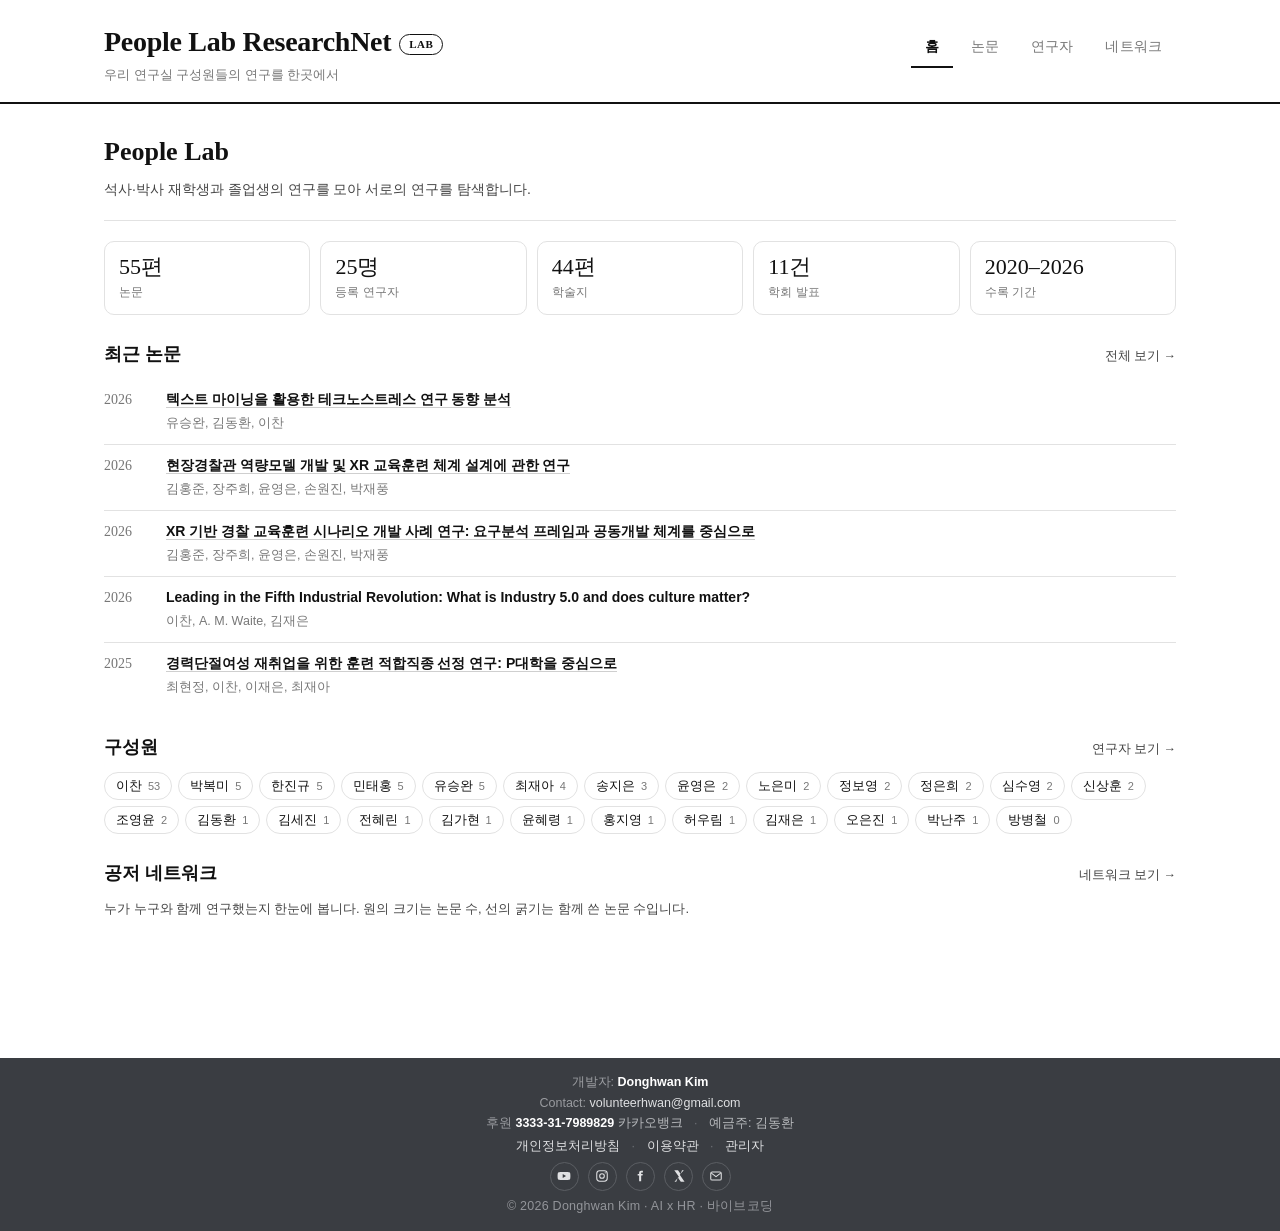
<file: index.html>
<!DOCTYPE html>
<html lang="ko">
<head>
  <meta charset="UTF-8" />
  <meta name="viewport" content="width=device-width, initial-scale=1.0" />
  <title>People Lab ResearchNet</title>
  <link rel="stylesheet" href="styles.css" />
</head>
<body>
  <header class="site">
    <div class="wrap">
      <div class="site-inner">
        <div class="brand">
          <h1><button type="button" id="siteTitle" class="homelink" aria-label="홈으로">People Lab ResearchNet<span class="badge">LAB</span></button></h1>
          <div class="sub" id="siteSub">우리 연구실 구성원들의 연구를 한곳에서</div>
        </div>
        <nav class="tabs">
          <button data-view="home" class="active">홈</button>
          <button data-view="papers">논문</button>
          <button data-view="people">연구자</button>
          <button data-view="network">네트워크</button>
        </nav>
      </div>
    </div>
  </header>

  <div class="wrap">
    <!-- 검색/필터 툴바 (논문/연구자 뷰에서 표시) -->
    <div class="toolbar" id="toolbar">
      <div class="searchrow">
        <div class="search">
          <span class="ic">⌕</span>
          <input id="q" type="text"
                 placeholder="제목 · 저자 · 방법론 · 주제로 검색  (예: 텍스트 마이닝, 리더십, 김지훈)" />
        </div>
        <button class="clearbtn" id="clearBtn">초기화</button>
      </div>

      <div class="filters" id="filters">
        <span class="selectbox">
          <label>학위</label>
          <select id="fDegree">
            <option value="">전체</option>
            <option value="advisor">지도교수</option>
            <option value="PhD">박사</option>
            <option value="MS">석사</option>
            <option value="BS">학사</option>
          </select>
        </span>
        <span class="selectbox">
          <label>구분</label>
          <select id="fStatus">
            <option value="">전체</option>
            <option value="enrolled">재학</option>
            <option value="completed">수료</option>
            <option value="graduated">졸업</option>
          </select>
        </span>
        <span class="selectbox">
          <label>방법론</label>
          <select id="fMethod"><option value="">전체</option></select>
        </span>
        <span class="selectbox">
          <label>주제</label>
          <select id="fTopic"><option value="">전체</option></select>
        </span>
        <span class="selectbox" id="sortBox">
          <label>정렬</label>
          <select id="fSort">
            <option value="year_desc">최신순</option>
            <option value="year_asc">오래된순</option>
            <option value="title">제목순</option>
          </select>
        </span>
        <span class="count" id="count"></span>
      </div>

      <div class="activechips" id="activechips"></div>
    </div>

    <main>
      <!-- 홈 뷰 -->
      <section class="view active" id="view-home">
        <div class="home" id="home"></div>
      </section>

      <!-- 논문 뷰 -->
      <section class="view" id="view-papers">
        <div class="paperlist" id="paperlist"></div>
      </section>

      <!-- 연구자 뷰 -->
      <section class="view" id="view-people">
        <div class="people" id="peoplegrid"></div>
      </section>

      <!-- 네트워크 뷰 -->
      <section class="view" id="view-network">
        <div class="netwrap">
          <p class="net-hint">
            원(●) = 연구자, 선 = 공저 관계(굵을수록 공저 논문이 많음).
            노드를 드래그해 옮기거나 클릭하면 해당 연구자의 논문을 볼 수 있어요.
            위 검색·필터로 특정 방법론/주제 연구자만 강조할 수 있고,
            아래 설정으로 크기·범위·배치를 바꿔 가며 살펴볼 수 있습니다.
          </p>
          <div class="netctl" id="netctl">
            <div class="nc">
              <label for="ncSize">노드 크기 <b id="ncSizeV">1.0×</b></label>
              <input type="range" id="ncSize" min="0.5" max="2.5" step="0.1" value="1" />
            </div>
            <div class="nc">
              <label for="ncMinDeg">최소 논문 수 <b id="ncMinDegV">0편</b></label>
              <input type="range" id="ncMinDeg" min="0" max="10" step="1" value="0" />
            </div>
            <div class="nc">
              <label for="ncMinW">최소 공저 횟수 <b id="ncMinWV">1회</b></label>
              <input type="range" id="ncMinW" min="1" max="10" step="1" value="1" />
            </div>
            <div class="nc">
              <label for="ncDist">연결 거리 <b id="ncDistV">90</b></label>
              <input type="range" id="ncDist" min="50" max="200" step="5" value="90" />
            </div>
            <div class="nc">
              <label for="ncRep">퍼짐 정도 <b id="ncRepV">5200</b></label>
              <input type="range" id="ncRep" min="1500" max="14000" step="100" value="5200" />
            </div>
            <div class="nc checks">
              <label><input type="checkbox" id="ncIsolate" /> 연결 없는 노드 숨기기</label>
              <label><input type="checkbox" id="ncLabels" checked /> 이름 표시</label>
              <button class="btn-mini" id="ncReset">초기화</button>
              <button class="btn-mini" id="ncRelayout">다시 배치</button>
            </div>
            <div class="nc-count" id="ncCount"></div>
          </div>
          <svg id="net"></svg>
          <div class="net-legend">
            <span class="k"><span class="swatch"></span> 지도교수 · 박사</span>
            <span class="k"><span class="swatch ms"></span> 석사 · 학사</span>
            <span class="k">노드 크기 = 논문 수</span>
          </div>
        </div>
      </section>
    </main>
  </div>

  <!-- 상세 패널 -->
  <div class="overlay" id="overlay">
    <div class="panel" id="panel"></div>
  </div>

  <footer class="site">
    <div class="wrap">
      <div class="foot-lead">
        <span class="lbl">개발자:</span> <b>Donghwan Kim</b>
      </div>

      <div class="foot-meta">
        <span><span class="lbl">Contact:</span> <a href="mailto:volunteerhwan@gmail.com">volunteerhwan@gmail.com</a></span>
      </div>

      <div class="foot-support">
        <span class="lbl">후원</span> <b>3333-31-7989829</b> 카카오뱅크 <span class="sep">·</span> 예금주: 김동환
      </div>

      <div class="foot-policy">
        <a href="#">개인정보처리방침</a>
        <span class="sep">·</span>
        <a href="#">이용약관</a>
        <span class="sep">·</span>
        <a href="admin.html" rel="nofollow">관리자</a>
      </div>

      <div class="foot-social" aria-label="소셜 링크">
        <a href="#" aria-label="YouTube" title="YouTube (링크 연결 예정)">
          <svg viewBox="0 0 24 24" width="17" height="17" fill="currentColor"><path d="M23 12s0-3.2-.4-4.7a2.5 2.5 0 0 0-1.8-1.8C19.3 5 12 5 12 5s-7.3 0-8.8.5A2.5 2.5 0 0 0 1.4 7.3C1 8.8 1 12 1 12s0 3.2.4 4.7a2.5 2.5 0 0 0 1.8 1.8C4.7 19 12 19 12 19s7.3 0 8.8-.5a2.5 2.5 0 0 0 1.8-1.8C23 15.2 23 12 23 12zM9.8 15.3V8.7l5.7 3.3-5.7 3.3z"/></svg>
        </a>
        <a href="#" aria-label="Instagram" title="Instagram (링크 연결 예정)">
          <svg viewBox="0 0 24 24" width="17" height="17" fill="none" stroke="currentColor" stroke-width="1.8"><rect x="3" y="3" width="18" height="18" rx="5"/><circle cx="12" cy="12" r="4"/><circle cx="17.5" cy="6.5" r="1.1" fill="currentColor" stroke="none"/></svg>
        </a>
        <a href="#" aria-label="Facebook" title="Facebook (링크 연결 예정)">
          <svg viewBox="0 0 24 24" width="17" height="17" fill="currentColor"><path d="M14 8.5V7c0-.8.5-1 1-1h2V3h-3c-2.2 0-3.5 1.5-3.5 3.8V8.5H8V11h2.5v10H14V11h2.3l.5-2.5H14z"/></svg>
        </a>
        <a href="#" aria-label="X" title="X (링크 연결 예정)">
          <svg viewBox="0 0 24 24" width="15" height="15" fill="currentColor"><path d="M18.9 2H22l-7 8 8.2 12h-6.4l-5-7.3L9 22H6l7.5-8.6L5.6 2H12l4.5 6.6L18.9 2z"/></svg>
        </a>
        <a href="mailto:volunteerhwan@gmail.com" aria-label="Email" title="이메일 보내기">
          <svg viewBox="0 0 24 24" width="17" height="17" fill="none" stroke="currentColor" stroke-width="1.8"><rect x="3" y="5" width="18" height="14" rx="2.5"/><path d="M4 7l8 6 8-6"/></svg>
        </a>
      </div>

      <div class="foot-copy">© 2026 Donghwan Kim · AI x HR · 바이브코딩</div>
    </div>
  </footer>

  <script src="data.js"></script>
  <script src="app.js"></script>
</body>
</html>
</file>
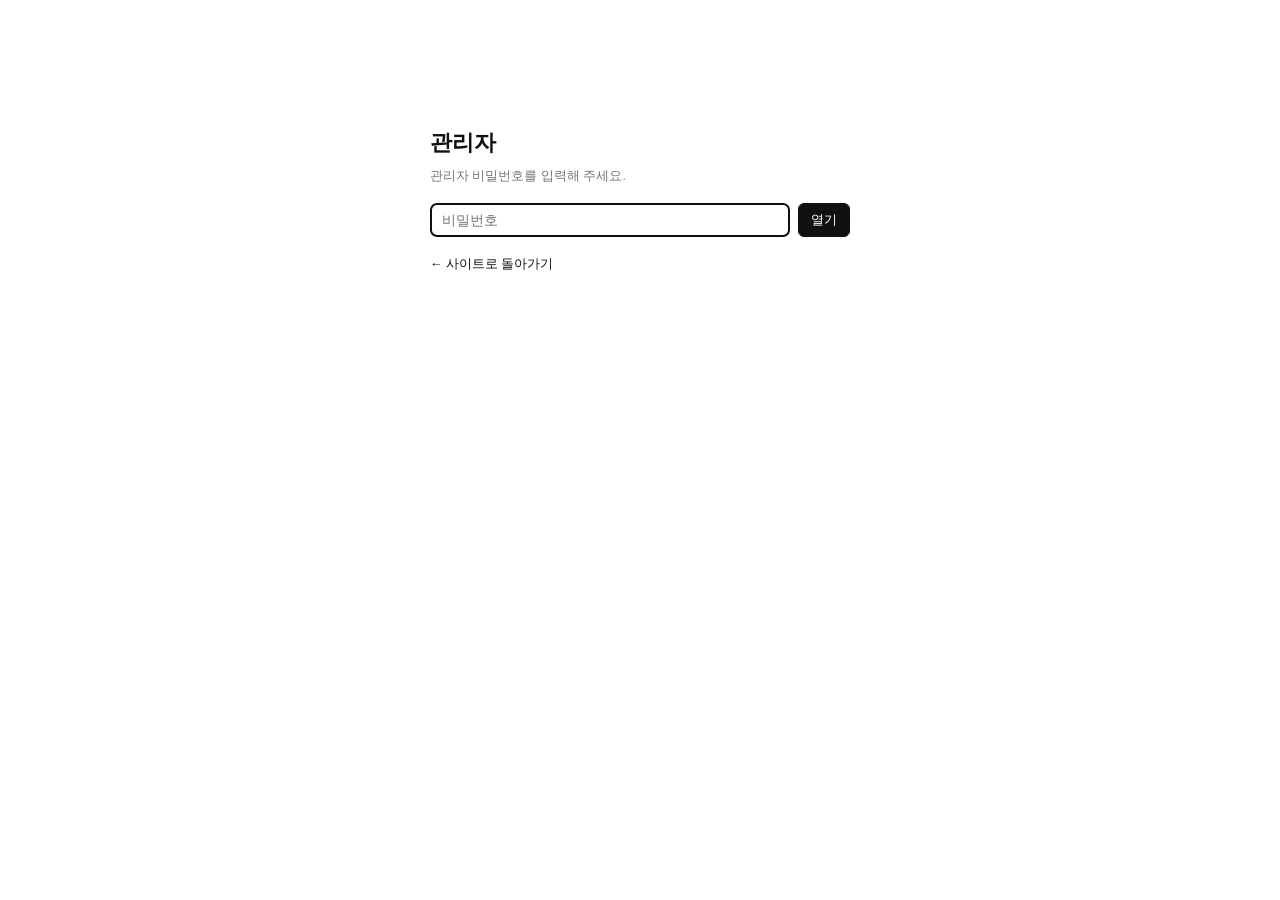
<file: admin.html>
<!DOCTYPE html>
<html lang="ko">
<head>
  <meta charset="UTF-8" />
  <meta name="viewport" content="width=device-width, initial-scale=1.0" />
  <meta name="robots" content="noindex, nofollow" />
  <title>관리자 · People Lab ResearchNet</title>
  <link rel="stylesheet" href="styles.css" />
  <style>
    /* ----------------------- 관리자 페이지 전용 스타일 ----------------------- */
    .adm-head { border-bottom: 1px solid var(--line); padding: 18px 0 14px; margin-bottom: 18px; }
    .adm-head h1 { font-family: var(--serif); font-size: 24px; margin: 0 0 4px; }
    .adm-head .sub { font-size: 13px; color: var(--ink-3); }
    .adm-head .back { font-size: 12.5px; }

    .adm-note {
      border: 1px solid var(--line); border-radius: var(--radius);
      background: var(--paper-2, #fafafa); padding: 12px 14px;
      font-size: 12.5px; color: var(--ink-2); line-height: 1.7; margin-bottom: 18px;
    }
    .adm-note b { color: var(--ink); }

    .adm-bar { display: flex; flex-wrap: wrap; gap: 8px; align-items: center; margin-bottom: 16px; }
    .adm-bar .grow { flex: 1 1 200px; }
    .adm-tabs { display: flex; gap: 6px; }
    .adm-tabs button, .btn {
      font-family: inherit; font-size: 13px; cursor: pointer;
      border: 1px solid var(--ink); background: #fff; color: var(--ink);
      border-radius: 6px; padding: 6px 12px;
    }
    .adm-tabs button.on, .btn.primary { background: var(--ink); color: #fff; }
    .btn.ghost { border-color: var(--line); color: var(--ink-2); }
    .btn.danger { border-color: #b3261e; color: #b3261e; }
    .btn:disabled { opacity: .45; cursor: not-allowed; }
    .adm-bar input[type="search"] {
      width: 100%; font-family: inherit; font-size: 13px; padding: 7px 10px;
      border: 1px solid var(--line); border-radius: 6px; background: #fff; color: var(--ink);
    }

    .adm-count { font-size: 12.5px; color: var(--ink-3); margin-left: auto; }
    .adm-dirty { font-size: 12.5px; color: #b3261e; }

    /* 목록 */
    .rowlist { border: 1px solid var(--line); border-radius: var(--radius); overflow: hidden; }
    .row {
      display: flex; gap: 12px; align-items: flex-start;
      padding: 11px 14px; border-bottom: 1px solid var(--line); background: #fff;
    }
    .row:last-child { border-bottom: 0; }
    .row:hover { background: #fcfcfc; }
    .row .yr { font-family: var(--serif); font-size: 15px; width: 46px; flex-shrink: 0; color: var(--ink-2); }
    .row .main { flex: 1; min-width: 0; }
    .row .t { font-size: 13.5px; font-weight: 600; margin-bottom: 2px; }
    .row .m { font-size: 12px; color: var(--ink-3); }
    .row .acts { display: flex; gap: 6px; flex-shrink: 0; }
    .row .acts .btn { padding: 4px 9px; font-size: 12px; }
    .pill {
      display: inline-block; font-size: 10.5px; border-radius: 4px;
      padding: 0 5px; margin-right: 4px; background: #6e6e6e; color: #fff;
    }
    .pill.journal { background: #3d3d3d; }
    .pill.conference { background: #6e6e6e; }
    .pill.thesis { background: #8a8a8a; }
    .pill.warn { background: #b3261e; }

    /* 편집 폼 */
    .editor {
      border: 1px solid var(--ink); border-radius: var(--radius);
      padding: 16px; margin-bottom: 18px; background: #fff;
    }
    .editor h3 { font-family: var(--serif); font-size: 17px; margin: 0 0 12px; }
    .fgrid { display: grid; grid-template-columns: repeat(2, minmax(0, 1fr)); gap: 10px 14px; }
    .f { display: flex; flex-direction: column; gap: 3px; }
    .f.wide { grid-column: 1 / -1; }
    .f label { font-size: 11.5px; color: var(--ink-3); }
    .f label .req { color: #b3261e; }
    .f input, .f select, .f textarea {
      font-family: inherit; font-size: 13px; padding: 6px 9px;
      border: 1px solid var(--line); border-radius: 6px; background: #fff; color: var(--ink);
    }
    .f textarea { resize: vertical; min-height: 64px; line-height: 1.6; }
    .f .hint { font-size: 11px; color: var(--ink-3); }
    .editor .foot { display: flex; gap: 8px; margin-top: 14px; }
    .editor .foot .sp { margin-left: auto; }

    /* 저자 선택 */
    .chips { display: flex; flex-wrap: wrap; gap: 5px; margin-bottom: 6px; }
    .chip {
      display: inline-flex; align-items: center; gap: 5px;
      font-size: 12px; border: 1px solid var(--ink); border-radius: 999px; padding: 2px 6px 2px 9px;
    }
    .chip.reg { background: var(--ink); color: #fff; }
    .chip.str { background: #fff; color: var(--ink); border-style: dashed; }
    .chip button {
      border: 0; background: none; cursor: pointer; font-size: 13px; line-height: 1;
      color: inherit; padding: 0 2px;
    }
    .addrow { display: flex; gap: 6px; flex-wrap: wrap; }
    .addrow select, .addrow input { font-family: inherit; font-size: 12.5px; padding: 5px 8px;
      border: 1px solid var(--line); border-radius: 6px; background: #fff; color: var(--ink); }

    .err { color: #b3261e; font-size: 12.5px; margin-top: 8px; }
    .ok  { color: #1b6b2f; font-size: 12.5px; margin-top: 8px; }

    dialog.export { border: 1px solid var(--ink); border-radius: var(--radius); padding: 0; max-width: 820px; width: 92vw; }
    dialog.export::backdrop { background: rgba(0,0,0,.35); }
    dialog.export .dhead { padding: 14px 16px; border-bottom: 1px solid var(--line); }
    dialog.export h3 { font-family: var(--serif); font-size: 18px; margin: 0 0 3px; }
    dialog.export .dbody { padding: 14px 16px; }
    dialog.export textarea {
      width: 100%; height: 46vh; font-family: ui-monospace, SFMono-Regular, Menlo, monospace;
      font-size: 11.5px; line-height: 1.5; border: 1px solid var(--line); border-radius: 6px; padding: 10px;
    }
    dialog.export .dfoot { padding: 12px 16px; border-top: 1px solid var(--line); display: flex; gap: 8px; }
    dialog.export .steps { margin-top: 10px; font-size: 12.5px; line-height: 1.9; }
    dialog.export .steps .s { display: block; }
    dialog.export .steps .done { color: #1b6b2f; }
    dialog.export .steps .todo { color: var(--ink); font-weight: 600; }
    dialog.export .steps .skip { color: var(--ink-3); }

    /* ------------------------------ 잠금 화면 ------------------------------ */
    .gate { max-width: 420px; margin: 14vh auto 0; }
    .gate h1 { font-family: var(--serif); font-size: 22px; margin: 0 0 6px; }
    .gate p { font-size: 12.5px; color: var(--ink-3); line-height: 1.7; margin: 0 0 16px; }
    .gate form { display: flex; gap: 8px; }
    .gate input {
      flex: 1; font-family: inherit; font-size: 14px; padding: 8px 11px;
      border: 1px solid var(--line); border-radius: 6px; background: #fff; color: var(--ink);
    }
    .gate .back { font-size: 12.5px; margin-top: 18px; }
    .gate textarea {
      width: 100%; height: 92px; margin-top: 10px; font-size: 11.5px; padding: 9px;
      font-family: ui-monospace, SFMono-Regular, Menlo, monospace;
      border: 1px solid var(--line); border-radius: 6px;
    }

    @media (max-width: 680px) {
      .fgrid { grid-template-columns: 1fr; }
      .row { flex-wrap: wrap; }
    }
  </style>
</head>
<body>
  <!-- 잠금 화면: 해제 전에는 본문(#app)이 표시되지 않습니다 -->
  <div class="wrap" id="gate" hidden>
    <div class="gate">
      <h1>관리자</h1>
      <p id="gateMsg">비밀번호를 입력해 주세요.</p>
      <form id="gateForm">
        <input type="password" id="pw" autocomplete="current-password" placeholder="비밀번호" />
        <button class="btn primary" type="submit">열기</button>
      </form>
      <div id="gateOut"></div>
      <div class="back"><a href="index.html">← 사이트로 돌아가기</a></div>
    </div>
  </div>

  <div class="wrap" id="app" hidden>
    <div class="adm-head">
      <h1>관리자</h1>
      <div class="sub">People Lab ResearchNet · 논문과 연구자를 편집하고 <b>data.js</b>를 내려받습니다</div>
      <div class="back"><a href="index.html">← 사이트로 돌아가기</a>
        <button class="btn ghost" id="btnLock" style="margin-left:8px;padding:2px 8px;font-size:12px">잠그기</button>
      </div>
    </div>

    <div class="adm-note">
      편집을 마치면 <b>구글시트 반영 및 data.js 내보내기</b> 한 번만 누르시면 됩니다.
      ① 편집 내용이 Google Sheets에 기록되고, 이어서 ② <code>data.js</code> 파일이 만들어집니다.
      내려받은 파일로 프로젝트 폴더의 <code>data.js</code>를 교체하고 커밋·푸시하면 Vercel이 자동 배포합니다.
      <br />공개 사이트는 이 서버를 거치지 않고 커밋된 <code>data.js</code>를 그대로 읽으므로, Google 쪽 상태와 무관하게 동작합니다.
    </div>

    <div class="adm-bar">
      <div class="adm-tabs">
        <button data-tab="papers" class="on">논문</button>
        <button data-tab="authors">연구자</button>
      </div>
      <div class="grow"><input type="search" id="q" placeholder="제목 · 저자 · 게재지로 검색" /></div>
      <button class="btn primary" id="btnNew">+ 새로 추가</button>
      <button class="btn" id="btnPublish">구글시트 반영 및 data.js 내보내기</button>
      <button class="btn ghost" id="btnReset">편집 취소</button>
    </div>
    <div class="adm-bar" style="margin-top:-8px">
      <span id="dirtyNote" class="adm-dirty" hidden>이 브라우저에 저장되지 않은 편집이 있습니다. <b>구글시트 반영 및 data.js 내보내기</b>를 눌러 주세요.</span>
      <span class="adm-count" id="count"></span>
    </div>

    <div id="editorHost"></div>
    <div class="rowlist" id="list"></div>
  </div>

  <dialog class="export" id="dlg">
    <div class="dhead">
      <h3>구글시트 반영 및 data.js 내보내기</h3>
      <div class="steps" id="steps"></div>
      <div class="sub" style="font-size:12.5px;color:var(--ink-3);margin-top:8px">
        내려받은 파일로 프로젝트의 <code>data.js</code>를 덮어쓰고 커밋하면 공개 사이트에 반영됩니다.
        파일 상단 주석과 하단 메모는 그대로 보존됩니다.
      </div>
    </div>
    <div class="dbody"><textarea id="out" spellcheck="false"></textarea></div>
    <div class="dfoot">
      <button class="btn primary" id="btnDownload">파일 내려받기</button>
      <button class="btn" id="btnCopy">클립보드 복사</button>
      <span id="dlgMsg" style="align-self:center;font-size:12.5px"></span>
      <button class="btn ghost" id="btnClose" style="margin-left:auto">닫기</button>
    </div>
  </dialog>


  <!-- ================= 로그인 (Google Apps Script 서버 검증) =================
       비밀번호는 이 파일에도 저장소에도 없습니다. Apps Script 의 스크립트 속성
       ADMIN_KEY 와 서버에서 대조합니다. 설치 방법은 Admin.gs 주석 참고.

       한계: 이 페이지 자체는 정적 파일이라 소스를 고치면 화면은 열 수 있습니다.
       다만 비밀번호가 저장소에 없으므로 유출·대입 위험이 없고, 서버에 기록하는
       기능을 나중에 붙이면 그 부분은 비밀번호 없이는 동작하지 않습니다.
  ========================================================================= -->
  <script>
  (function () {
    "use strict";
    // Apps Script 웹앱 배포 주소 (/exec 로 끝납니다)
    var ADMIN_ENDPOINT = "https://script.google.com/macros/s/AKfycbw9YYDUZ291niupmK5FTDcPEvTJksbhTOycIWkmSp3cxZZPfpF9_lPgC6vNQn23srDygA/exec";

    var gate = document.getElementById("gate");
    var app  = document.getElementById("app");
    var msg  = document.getElementById("gateMsg");
    var out  = document.getElementById("gateOut");
    var form = document.getElementById("gateForm");
    var pw   = document.getElementById("pw");
    var btn  = form.querySelector("button");

    // 비밀번호는 메모리에만 둡니다. 새로고침하면 다시 입력해야 합니다.
    var state = { key: null };

    function say(html, cls) {
      out.innerHTML = html ? '<div class="' + (cls || "err") + '">' + html + "</div>" : "";
    }

    function api(action, extra) {
      var body = new URLSearchParams(Object.assign({ action: action, key: state.key }, extra || {}));
      return fetch(ADMIN_ENDPOINT, { method: "POST", body: body }).then(function (r) { return r.json(); });
    }
    window.adminApi = api;   // 나중에 서버 기능을 붙일 때 씁니다

    function showApp() {
      gate.hidden = true;
      app.hidden = false;
    }
    function logout() {
      state.key = null;
      app.hidden = true;
      gate.hidden = false;
      pw.value = "";
      pw.focus();
    }
    window.adminLogout = logout;

    gate.hidden = false;

    if (!ADMIN_ENDPOINT) {
      msg.innerHTML = "관리자 인증 서버가 아직 연결되지 않았습니다.";
      say("<code>Admin.gs</code> 를 Apps Script 에 배포한 뒤, 받은 <code>/exec</code> 주소를 " +
          "<code>admin.html</code> 의 <code>ADMIN_ENDPOINT</code> 에 넣어 주세요. " +
          "설치 순서는 <code>Admin.gs</code> 상단 주석에 있습니다.", "err");
      form.hidden = true;
      return;
    }

    msg.textContent = "관리자 비밀번호를 입력해 주세요.";
    pw.focus();

    form.addEventListener("submit", function (ev) {
      ev.preventDefault();
      var v = pw.value.trim();
      if (!v) { say("비밀번호를 입력해 주세요."); return; }
      btn.disabled = true;
      say("확인하는 중…", "ok");
      state.key = v;
      api("load").then(function (res) {
        btn.disabled = false;
        if (!res || !res.ok) {
          state.key = null;
          say((res && res.error) || "확인하지 못했습니다.");
          pw.select();
          return;
        }
        pw.value = "";
        if (res.empty) { offerSeed(); return; }
        say("");
        window.adminBoot(res);
        showApp();
      }).catch(function (err) {
        btn.disabled = false;
        state.key = null;
        say("서버에 연결하지 못했습니다: " + err.message);
      });
    });

    // 시트가 비어 있을 때: 지금 공개 중인 data.js 를 시트로 옮길지 물어봅니다.
    function offerSeed() {
      msg.textContent = "시트가 비어 있습니다.";
      form.hidden = true;
      say('지금 공개 중인 <code>data.js</code>의 연구자·논문을 시트로 옮길 수 있습니다. ' +
          '<br /><button class="btn primary" id="btnSeed" style="margin-top:10px">현재 data.js 가져오기</button>', "ok");
      document.getElementById("btnSeed").addEventListener("click", function () {
        var b = document.getElementById("btnSeed");
        b.disabled = true; b.textContent = "가져오는 중…";
        window.adminSeed().then(function (res) {
          if (!res || !res.ok) throw new Error((res && res.error) || "저장하지 못했습니다.");
          return api("load");
        }).then(function (res) {
          say("");
          form.hidden = false;
          window.adminBoot(res);
          showApp();
        }).catch(function (err) {
          b.disabled = false; b.textContent = "현재 data.js 가져오기";
          say("가져오지 못했습니다: " + err.message);
        });
      });
    }

    document.getElementById("btnLock").addEventListener("click", logout);
  })();
  </script>

  <script>
  (function () {
    "use strict";
    var KEY = "researchnet_admin_draft_v1";
    var DEGREES = { advisor: "지도교수", PhD: "박사", MS: "석사", BS: "학사" };
    var STATUS  = { enrolled: "재학", completed: "수료", graduated: "졸업" };
    var TYPES   = { journal: "학술지", conference: "학회", thesis: "학위논문" };

    var $ = function (s) { return document.querySelector(s); };
    var clone = function (o) { return JSON.parse(JSON.stringify(o)); };
    var esc = function (s) {
      return String(s == null ? "" : s).replace(/[&<>"]/g, function (c) {
        return { "&": "&amp;", "<": "&lt;", ">": "&gt;", '"': "&quot;" }[c];
      });
    };

    // ---------------------------------------------------------------- 상태
    // 데이터는 로그인 후 서버(Apps Script)에서 받습니다. 여기서는 비어 있습니다.
    var base = { authors: [], papers: [] };      // 마지막으로 시트와 맞춘 상태
    var data = { authors: [], papers: [] };

    var tab = "papers";
    var editing = null;      // 편집 중인 객체(사본). null이면 폼 닫힘
    var isNew = false;

    function dirty() { return JSON.stringify(base) !== JSON.stringify(data); }
    // 시트와 어긋난 상태인지 상단에 바로 알려 줍니다.
    function refreshDirty() {
      var el = $("#dirtyNote");
      if (el) el.hidden = !dirty();
    }
    function persist() {
      try { localStorage.setItem(KEY, JSON.stringify(data)); } catch (e) {}
      refreshDirty();
    }

    // 등록 연구자 id → 이름
    function authorName(id) {
      var a = data.authors.filter(function (x) { return x.id === id; })[0];
      return a ? a.name : null;
    }
    // authorIds 한 항목을 표시 문자열로
    function labelOf(entry) { return authorName(entry) || entry; }

    function nextId(prefix, pool) {
      var n = 1, id;
      do { id = prefix + String(n).padStart(2, "0"); n++; } while (pool.indexOf(id) >= 0);
      return id;
    }

    // ------------------------------------------------------------- 목록 렌더
    function matches(o, q) {
      if (!q) return true;
      q = q.toLowerCase();
      var hay = tab === "papers"
        ? [o.title, o.titleEn, o.venue, o.publisher, o.year,
           (o.authorIds || []).map(labelOf).join(" "),
           (o.methods || []).join(" "), (o.topics || []).join(" ")].join(" ")
        : [o.name, o.nameEn, o.id, DEGREES[o.degree], STATUS[o.status]].join(" ");
      return hay.toLowerCase().indexOf(q) >= 0;
    }

    function renderList() {
      var q = $("#q").value.trim();
      var items = (tab === "papers" ? data.papers : data.authors).filter(function (o) { return matches(o, q); });
      if (tab === "papers") items = items.slice().sort(function (a, b) { return (b.year || 0) - (a.year || 0); });

      $("#count").textContent = tab === "papers"
        ? "논문 " + items.length + " / " + data.papers.length + "편"
        : "연구자 " + items.length + " / " + data.authors.length + "명";

      if (!items.length) {
        $("#list").innerHTML = '<div class="row"><div class="main"><div class="m">해당하는 항목이 없습니다.</div></div></div>';
        return;
      }

      $("#list").innerHTML = items.map(function (o) {
        if (tab === "papers") {
          var auth = (o.authorIds || []).map(function (e) {
            var reg = authorName(e);
            return reg ? "<b>" + esc(reg) + "</b>" : esc(e);
          }).join(", ");
          var warn = !o.title || !(o.authorIds || []).length
            ? '<span class="pill warn">확인필요</span>' : "";
          return '<div class="row" data-id="' + esc(o.id) + '">' +
            '<div class="yr">' + esc(o.year || "–") + "</div>" +
            '<div class="main">' +
              '<div class="t">' + warn +
                '<span class="pill ' + esc(o.type) + '">' + esc(TYPES[o.type] || o.type) + "</span>" +
                esc(o.title) + "</div>" +
              '<div class="m">' + auth + (o.venue ? " · " + esc(o.venue) : "") + "</div>" +
            "</div>" +
            '<div class="acts">' +
              '<button class="btn" data-act="edit">편집</button>' +
              '<button class="btn danger" data-act="del">삭제</button>' +
            "</div></div>";
        }
        var cnt = data.papers.filter(function (p) { return (p.authorIds || []).indexOf(o.id) >= 0; }).length;
        return '<div class="row" data-id="' + esc(o.id) + '">' +
          '<div class="yr">' + esc(cnt) + "편</div>" +
          '<div class="main">' +
            '<div class="t">' + esc(o.name) +
              (o.nameEn ? ' <span class="m">' + esc(o.nameEn) + "</span>" : "") + "</div>" +
            '<div class="m"><span class="pill">' + esc(DEGREES[o.degree] || o.degree) + "</span>" +
              (o.status ? esc(STATUS[o.status] || o.status) + " · " : "") +
              "<code>" + esc(o.id) + "</code></div>" +
          "</div>" +
          '<div class="acts">' +
            '<button class="btn" data-act="edit">편집</button>' +
            '<button class="btn danger" data-act="del">삭제</button>' +
          "</div></div>";
      }).join("");
    }

    // ------------------------------------------------------------- 편집 폼
    function field(label, html, wide, hint) {
      return '<div class="f' + (wide ? " wide" : "") + '"><label>' + label + "</label>" + html +
        (hint ? '<div class="hint">' + hint + "</div>" : "") + "</div>";
    }
    function input(name, val, ph) {
      return '<input data-k="' + name + '" value="' + esc(val || "") + '" placeholder="' + esc(ph || "") + '" />';
    }
    function select(name, val, map) {
      return '<select data-k="' + name + '">' + Object.keys(map).map(function (k) {
        return '<option value="' + k + '"' + (k === val ? " selected" : "") + ">" + esc(map[k]) + "</option>";
      }).join("") + "</select>";
    }

    function renderEditor() {
      var host = $("#editorHost");
      if (!editing) { host.innerHTML = ""; return; }

      if (tab === "papers") {
        var o = editing;
        var chips = (o.authorIds || []).map(function (e, i) {
          var reg = authorName(e);
          return '<span class="chip ' + (reg ? "reg" : "str") + '">' + esc(reg || e) +
            '<button data-rm="' + i + '" title="제거">×</button></span>';
        }).join("");
        var opts = data.authors.map(function (a) {
          return '<option value="' + esc(a.id) + '">' + esc(a.name) + "</option>";
        }).join("");

        host.innerHTML = '<div class="editor"><h3>' + (isNew ? "새 논문" : "논문 편집") + "</h3>" +
          '<div class="fgrid">' +
            field('제목 <span class="req">*</span>', input("title", o.title), true) +
            field("영문 제목", input("titleEn", o.titleEn), true) +
            field('저자 <span class="req">*</span>',
              '<div class="chips" id="chips">' + (chips || '<span class="hint">아직 없습니다</span>') + "</div>" +
              '<div class="addrow">' +
                '<select id="addReg"><option value="">— 등록 연구자 추가 —</option>' + opts + "</select>" +
                '<input id="addStr" placeholder="미등록자 이름 입력 후 Enter" />' +
              "</div>", true,
              "순서대로 표시됩니다. 등록 연구자는 링크·네트워크 노드가 생기고, 미등록자는 이름만 표시됩니다.") +
            field("게재지 · 권(호) · 쪽", input("venue", o.venue, "예: 휴먼웨어연구, 9(1), 33-63"), true) +
            field("발행기관", input("publisher", o.publisher)) +
            field('연도 <span class="req">*</span>', '<input data-k="year" type="number" value="' + esc(o.year || "") + '" />') +
            field("구분", select("type", o.type, TYPES)) +
            field("DOI · URL", input("doi", o.doi, "https://doi.org/…"), false, "입력하면 제목이 링크가 됩니다") +
            field("방법론 태그", input("methods", (o.methods || []).join(", "), "쉼표로 구분")) +
            field("주제 태그", input("topics", (o.topics || []).join(", "), "쉼표로 구분")) +
            field("초록 · 한줄요약", '<textarea data-k="abstract">' + esc(o.abstract || "") + "</textarea>", true) +
          "</div>" +
          '<div class="foot">' +
            '<button class="btn primary" id="btnSave">저장</button>' +
            '<button class="btn ghost" id="btnCancel">취소</button>' +
          '</div><div id="formMsg"></div></div>';
      } else {
        var a = editing;
        host.innerHTML = '<div class="editor"><h3>' + (isNew ? "새 연구자" : "연구자 편집") + "</h3>" +
          '<div class="fgrid">' +
            field('이름 <span class="req">*</span>', input("name", a.name)) +
            field("영문 이름", input("nameEn", a.nameEn)) +
            field('식별자 <span class="req">*</span>', input("id", a.id, "예: kim_dh"), false,
              "논문의 저자 연결에 쓰입니다. 규칙: &lt;성&gt;_&lt;이름 이니셜&gt;") +
            field("학위", select("degree", a.degree, DEGREES)) +
            field("상태", '<select data-k="status"><option value="">— 없음(지도교수) —</option>' +
              Object.keys(STATUS).map(function (k) {
                return '<option value="' + k + '"' + (k === a.status ? " selected" : "") + ">" + esc(STATUS[k]) + "</option>";
              }).join("") + "</select>") +
          "</div>" +
          '<div class="foot">' +
            '<button class="btn primary" id="btnSave">저장</button>' +
            '<button class="btn ghost" id="btnCancel">취소</button>' +
          '</div><div id="formMsg"></div></div>';
      }
      host.scrollIntoView({ behavior: "smooth", block: "nearest" });
    }

    // 폼 → editing 객체로 값 수집
    function collect() {
      var host = $("#editorHost");
      host.querySelectorAll("[data-k]").forEach(function (el) {
        var k = el.getAttribute("data-k"), v = el.value;
        if (k === "year") editing[k] = v ? Number(v) : "";
        else if (k === "methods" || k === "topics") {
          editing[k] = v.split(",").map(function (x) { return x.trim(); }).filter(Boolean);
        } else editing[k] = v.trim();
      });
    }

    function validate() {
      if (tab === "papers") {
        if (!editing.title) return "제목을 입력해 주세요.";
        if (!(editing.authorIds || []).length) return "저자를 한 명 이상 추가해 주세요.";
        if (!editing.year) return "연도를 입력해 주세요.";
      } else {
        if (!editing.name) return "이름을 입력해 주세요.";
        if (!editing.id) return "식별자를 입력해 주세요.";
        if (!/^[a-z][a-z0-9_]*$/.test(editing.id)) return "식별자는 영문 소문자·숫자·밑줄만 쓸 수 있습니다.";
        // 편집 중인 본인은 중복이 아닙니다. orig 는 편집 전 id (새 항목이면 undefined)
        var orig = editing.__orig;
        var dup = data.authors.some(function (x) {
          return x.id === editing.id && x.id !== orig;
        });
        if (dup) return "이미 쓰이는 식별자입니다.";
      }
      return null;
    }

    // ------------------------------------------------------------- 이벤트
    document.querySelectorAll(".adm-tabs button").forEach(function (b) {
      b.addEventListener("click", function () {
        document.querySelectorAll(".adm-tabs button").forEach(function (x) { x.classList.remove("on"); });
        b.classList.add("on");
        tab = b.getAttribute("data-tab");
        editing = null; renderEditor(); renderList();
      });
    });

    $("#q").addEventListener("input", renderList);

    $("#btnNew").addEventListener("click", function () {
      isNew = true;
      editing = tab === "papers"
        ? { id: nextId("p", data.papers.map(function (p) { return p.id; })),
            title: "", authorIds: [], extAuthors: [], venue: "", year: new Date().getFullYear(),
            type: "journal", methods: [], topics: [], doi: "", abstract: "" }
        : { id: "", name: "", nameEn: "", degree: "PhD", status: "enrolled" };
      renderEditor();
    });

    $("#list").addEventListener("click", function (ev) {
      var btn = ev.target.closest("button[data-act]");
      if (!btn) return;
      var id = btn.closest(".row").getAttribute("data-id");
      var arr = tab === "papers" ? data.papers : data.authors;
      var idx = arr.findIndex(function (o) { return o.id === id; });
      if (idx < 0) return;

      if (btn.getAttribute("data-act") === "edit") {
        isNew = false;
        editing = clone(arr[idx]);
        editing.__orig = id;
        renderEditor();
        return;
      }
      // 삭제
      var used = tab === "authors"
        ? data.papers.filter(function (p) { return (p.authorIds || []).indexOf(id) >= 0; }).length
        : 0;
      var msg = tab === "papers"
        ? '논문 "' + arr[idx].title + '" 을(를) 삭제할까요?'
        : arr[idx].name + " 연구자를 삭제할까요?" +
          (used ? "\n\n참여 논문 " + used + "편에서는 이름 문자열로 남습니다." : "");
      if (!confirm(msg)) return;

      if (tab === "authors" && used) {
        // 연결을 끊되 이름은 보존
        var nm = arr[idx].name;
        data.papers.forEach(function (p) {
          p.authorIds = (p.authorIds || []).map(function (e) { return e === id ? nm : e; });
        });
      }
      arr.splice(idx, 1);
      editing = null; persist(); renderEditor(); renderList();
    });

    $("#editorHost").addEventListener("click", function (ev) {
      var rm = ev.target.closest("button[data-rm]");
      if (rm) {
        collect();
        editing.authorIds.splice(Number(rm.getAttribute("data-rm")), 1);
        renderEditor(); return;
      }
      if (ev.target.id === "btnCancel") { editing = null; renderEditor(); return; }
      if (ev.target.id === "btnSave") {
        collect();
        var err = validate();
        if (err) { $("#formMsg").innerHTML = '<div class="err">' + esc(err) + "</div>"; return; }

        var arr = tab === "papers" ? data.papers : data.authors;
        var orig = editing.__orig;
        delete editing.__orig;

        if (tab === "authors" && orig && orig !== editing.id) {
          // 식별자가 바뀌면 논문의 참조도 함께 변경
          data.papers.forEach(function (p) {
            p.authorIds = (p.authorIds || []).map(function (e) { return e === orig ? editing.id : e; });
          });
        }
        if (isNew) arr.push(editing);
        else {
          var i = arr.findIndex(function (o) { return o.id === orig; });
          arr[i] = editing;
        }
        editing = null; persist(); renderEditor(); renderList();
      }
    });

    $("#editorHost").addEventListener("change", function (ev) {
      if (ev.target.id === "addReg" && ev.target.value) {
        collect();
        editing.authorIds.push(ev.target.value);
        renderEditor();
      }
    });
    $("#editorHost").addEventListener("keydown", function (ev) {
      if (ev.target.id === "addStr" && ev.key === "Enter") {
        ev.preventDefault();
        var v = ev.target.value.trim();
        if (!v) return;
        collect();
        editing.authorIds.push(v);
        renderEditor();
      }
    });

    $("#btnReset").addEventListener("click", function () {
      if (!dirty()) { alert("배포본과 같습니다. 되돌릴 편집 내용이 없습니다."); return; }
      if (!confirm("편집 내용을 모두 버리고 현재 배포본 상태로 되돌릴까요?")) return;
      data = clone(base);
      try { localStorage.removeItem(KEY); } catch (e) {}
      editing = null; refreshDirty(); renderEditor(); renderList();
    });

    // --------------------------------------------------------- data.js 생성
    var ORDER = ["id", "title", "titleEn", "authorIds", "extAuthors", "venue", "publisher",
                 "year", "type", "methods", "topics", "doi", "abstract"];
    var AORDER = ["id", "name", "nameEn", "degree", "status"];

    function lit(v) { return JSON.stringify(v); }
    function arrLit(a) { return "[" + (a || []).map(lit).join(", ") + "]"; }

    function blockPaper(p) {
      var L = ["    {"];
      ORDER.forEach(function (k) {
        if (!(k in p)) return;
        var v = p[k];
        var keep = (k === "methods" || k === "topics" || k === "extAuthors" || k === "authorIds");
        if (!keep && (v === "" || v == null)) return;
        if (Array.isArray(v)) L.push("      " + k + ": " + arrLit(v) + ",");
        else if (typeof v === "number") L.push("      " + k + ": " + v + ",");
        else L.push("      " + k + ": " + lit(v) + ",");
      });
      L.push("    },");
      return L.join("\n");
    }
    function blockAuthor(a) {
      var L = ["    {"];
      AORDER.forEach(function (k) {
        if (!a[k]) return;
        L.push("      " + k + ": " + lit(a[k]) + ",");
      });
      L.push("    },");
      return L.join("\n");
    }

    function buildFile(tpl) {
      var authors = data.authors.map(blockAuthor).join("\n");
      var papers  = data.papers.map(blockPaper).join("\n");
      var out = tpl.replace(/(\n  authors: \[\n)[\s\S]*?(\n  \],\n)/, function (m, a, b) {
        return a + authors.replace(/,$/, "") + b;
      });
      out = out.replace(/(\n  papers: \[\n)[\s\S]*?(\n  \],\n)/, function (m, a, b) {
        return a + papers.replace(/,$/, "") + b;
      });
      return out;
    }

    // 2단계: 공개 중인 data.js 를 틀로 삼아 새 파일을 만들고 창을 엽니다.
    function openExport(sheetNote) {
      return fetch("data.js", { cache: "no-store" }).then(function (r) { return r.text(); }).then(function (tpl) {
        var text = buildFile(tpl);
        $("#out").value = text;
        // 공개 중인 data.js 를 실제로 해석해 데이터끼리 비교합니다.
        // (주석·들여쓰기 차이에 휘둘리지 않도록 텍스트 비교는 쓰지 않습니다.)
        var same = false;
        try {
          var w = {};
          new Function("window", tpl)(w);
          same = w.LAB_DATA &&
            JSON.stringify({ a: w.LAB_DATA.authors, p: w.LAB_DATA.papers }) ===
            JSON.stringify({ a: data.authors, p: data.papers });
        } catch (e) { /* 해석 실패 시 "다름"으로 둡니다 */ }
        $("#dlgMsg").textContent = same
          ? "지금 공개 중인 내용과 같습니다 — 커밋할 변경이 없습니다."
          : "공개 중인 내용과 다릅니다 — 내려받아 커밋하면 사이트에 반영됩니다.";
        $("#dlgMsg").style.color = same ? "var(--ink-3)" : "#1b6b2f";
        $("#steps").innerHTML =
          '<span class="s ' + (sheetNote.skipped ? "skip" : "done") + '">' +
            (sheetNote.skipped
              ? "1. 구글시트 반영 — 변경이 없어 건너뛰었습니다."
              : "1. 구글시트 반영 완료 — 연구자 " + sheetNote.authors + "명 · 논문 " + sheetNote.papers + "편") +
          "</span>" +
          '<span class="s todo">2. 아래 <b>파일 내려받기</b> → 프로젝트의 data.js 교체 → 커밋</span>';
        $("#dlg").showModal();
      });
    }
    $("#btnClose").addEventListener("click", function () { $("#dlg").close(); });
    $("#btnCopy").addEventListener("click", function () {
      var ta = $("#out");
      navigator.clipboard.writeText(ta.value).then(function () {
        $("#dlgMsg").textContent = "복사했습니다.";
      }).catch(function () {
        ta.select(); $("#dlgMsg").textContent = "복사에 실패했습니다. 직접 선택해 복사해 주세요.";
      });
    });
    $("#btnDownload").addEventListener("click", function () {
      var blob = new Blob([$("#out").value], { type: "text/javascript;charset=utf-8" });
      var a = document.createElement("a");
      a.href = URL.createObjectURL(blob);
      a.download = "data.js";
      a.click();
      setTimeout(function () { URL.revokeObjectURL(a.href); }, 1000);
      $("#dlgMsg").textContent = "내려받았습니다.";
    });

    // 로그인 화면이 서버에서 데이터를 받아 이 함수를 부릅니다.
    window.adminBoot = function (server) {
      base = clone({ authors: server.authors || [], papers: server.papers || [] });
      data = clone(base);
      try {
        var saved = localStorage.getItem(KEY);
        if (saved) {
          var d = JSON.parse(saved);
          if (d && d.authors && d.papers) data = d;
        }
      } catch (e) { /* 로컬 저장소를 못 써도 편집은 가능 */ }
      editing = null;
      refreshDirty();
      renderEditor();
      renderList();
    };

    // 1단계: 편집 내용을 Google Sheets 에 기록합니다. 변경이 없으면 건너뜁니다.
    function saveToSheet() {
      if (!dirty()) return Promise.resolve({ ok: true, skipped: true });
      return window.adminApi("save", {
        payload: JSON.stringify({ authors: data.authors, papers: data.papers })
      }).then(function (res) {
        if (!res || !res.ok) throw new Error((res && res.error) || "알 수 없는 오류");
        base = clone({ authors: data.authors, papers: data.papers });
        try { localStorage.removeItem(KEY); } catch (e) {}
        refreshDirty();
        return res;
      });
    }

    // 통합 버튼: 시트 반영 → 성공하면 내보내기 창
    $("#btnPublish").addEventListener("click", function () {
      var btn = $("#btnPublish");
      var prev = btn.textContent;
      btn.disabled = true;
      btn.textContent = "구글시트에 반영하는 중…";
      saveToSheet()
        .then(function (res) {
          btn.textContent = "data.js 만드는 중…";
          return openExport(res);
        })
        .then(function () { btn.disabled = false; btn.textContent = prev; })
        .catch(function (err) {
          btn.disabled = false; btn.textContent = prev;
          alert("구글시트에 반영하지 못해 중단했습니다.\n\n" + err.message +
                "\n\n편집 내용은 그대로 남아 있습니다. 잠시 후 다시 시도해 주세요.");
        });
    });

    // 저장하지 않은 편집이 있으면 창을 닫기 전에 브라우저가 확인합니다.
    window.addEventListener("beforeunload", function (e) {
      if (!dirty()) return;
      e.preventDefault();
      e.returnValue = "";
    });

    // 시트가 비어 있을 때: 현재 공개 중인 data.js 를 읽어 시트로 옮깁니다.
    window.adminSeed = function () {
      return fetch("data.js", { cache: "no-store" }).then(function (r) { return r.text(); })
        .then(function (txt) {
          var w = {};
          new Function("window", txt)(w);
          if (!w.LAB_DATA) throw new Error("data.js 를 해석하지 못했습니다.");
          return window.adminApi("save", {
            payload: JSON.stringify({ authors: w.LAB_DATA.authors, papers: w.LAB_DATA.papers })
          });
        });
    };
  })();
  </script>
</body>
</html>
</file>
<file: styles.css>
/* =============================================================================
 *  People Lab ResearchNet — 스타일 (흑백 계열)
 * ========================================================================== */

:root {
  --ink:       #111111;   /* 본문 검정 */
  --ink-2:     #444444;   /* 보조 텍스트 */
  --ink-3:     #777777;   /* 흐린 텍스트 */
  --line:      #e2e2e2;   /* 경계선 */
  --line-2:    #cfcfcf;
  --paper:     #ffffff;   /* 배경 흰색 */
  --paper-2:   #f6f6f6;   /* 옅은 회색 배경 */
  --paper-3:   #ececec;
  --accent:    #111111;   /* 강조(검정) */
  --radius:    10px;
  --maxw:      1120px;
  --serif: "Iowan Old Style", "Apple Garamond", "Times New Roman", Georgia, serif;
  --sans: -apple-system, BlinkMacSystemFont, "Segoe UI", "Apple SD Gothic Neo",
          "Noto Sans KR", Roboto, "Malgun Gothic", sans-serif;
}

* { box-sizing: border-box; }

html, body {
  margin: 0;
  padding: 0;
  background: var(--paper);
  color: var(--ink);
  font-family: var(--sans);
  font-size: 15px;
  line-height: 1.55;
  -webkit-font-smoothing: antialiased;
}

a { color: inherit; text-decoration: none; }
a.link { border-bottom: 1px solid var(--line-2); }
a.link:hover { border-bottom-color: var(--ink); }

.wrap { max-width: var(--maxw); margin: 0 auto; padding: 0 24px; }

/* ------------------------------- 헤더 ------------------------------- */
header.site {
  border-bottom: 2px solid var(--ink);
  background: var(--paper);
  position: sticky;
  top: 0;
  z-index: 50;
}
.site-inner {
  display: flex;
  align-items: baseline;
  justify-content: space-between;
  gap: 16px;
  padding: 20px 0 16px;
  flex-wrap: wrap;
}
.brand h1 {
  font-family: var(--serif);
  font-size: 28px;
  letter-spacing: -0.01em;
  margin: 0;
  font-weight: 600;
}
.brand h1 .homelink {
  font: inherit; color: inherit; letter-spacing: inherit;
  background: none; border: 0; padding: 0; margin: 0;
  cursor: pointer; display: inline; text-align: left;
}
.brand h1 .homelink:hover { opacity: .72; }
.brand h1 .homelink:focus-visible { outline: 2px solid var(--ink); outline-offset: 3px; border-radius: 3px; }
.brand .sub {
  color: var(--ink-3);
  font-size: 13px;
  margin-top: 2px;
}
.brand .badge {
  display: inline-block;
  border: 1px solid var(--ink);
  border-radius: 999px;
  font-size: 11px;
  padding: 1px 9px;
  margin-left: 8px;
  vertical-align: middle;
  letter-spacing: 0.04em;
}

/* 탭 네비 */
nav.tabs { display: flex; gap: 4px; }
nav.tabs button {
  font-family: var(--sans);
  font-size: 14px;
  background: none;
  border: none;
  border-bottom: 2px solid transparent;
  padding: 8px 14px 10px;
  color: var(--ink-3);
  cursor: pointer;
  letter-spacing: 0.01em;
}
nav.tabs button:hover { color: var(--ink); }
nav.tabs button.active {
  color: var(--ink);
  border-bottom-color: var(--ink);
  font-weight: 600;
}

/* ------------------------------- 검색/필터 바 ------------------------------- */
.toolbar {
  padding: 20px 0 6px;
}
.searchrow { display: flex; gap: 10px; flex-wrap: wrap; align-items: center; }
.search {
  flex: 1 1 320px;
  display: flex;
  align-items: center;
  gap: 8px;
  border: 1.5px solid var(--ink);
  border-radius: var(--radius);
  padding: 9px 13px;
  background: var(--paper);
}
.search input {
  border: none;
  outline: none;
  font-size: 15px;
  width: 100%;
  font-family: var(--sans);
  background: transparent;
  color: var(--ink);
}
.search .ic { color: var(--ink-3); font-size: 15px; }

.filters {
  display: flex;
  gap: 8px;
  flex-wrap: wrap;
  align-items: center;
  margin-top: 12px;
}
.selectbox {
  display: inline-flex;
  align-items: center;
  gap: 6px;
  border: 1px solid var(--line-2);
  border-radius: var(--radius);
  padding: 6px 10px;
  background: var(--paper);
  font-size: 13px;
  color: var(--ink-2);
}
.selectbox select {
  border: none;
  background: transparent;
  font-size: 13px;
  font-family: var(--sans);
  color: var(--ink);
  outline: none;
  cursor: pointer;
}
.selectbox label { color: var(--ink-3); font-size: 12px; }

.count { color: var(--ink-3); font-size: 13px; margin-left: auto; }

.clearbtn {
  border: 1px solid var(--line-2);
  background: var(--paper);
  border-radius: var(--radius);
  padding: 6px 12px;
  font-size: 13px;
  cursor: pointer;
  color: var(--ink-2);
}
.clearbtn:hover { border-color: var(--ink); color: var(--ink); }

/* 활성 태그 필터 칩 */
.activechips { display: flex; gap: 6px; flex-wrap: wrap; margin-top: 12px; }
.activechips:empty { display: none; }
.chip-active {
  display: inline-flex;
  align-items: center;
  gap: 6px;
  background: var(--ink);
  color: #fff;
  border-radius: 999px;
  padding: 3px 10px;
  font-size: 12px;
  cursor: pointer;
}
.chip-active .x { opacity: 0.7; }

/* ------------------------------- 태그 ------------------------------- */
.tag {
  display: inline-block;
  border: 1px solid var(--line-2);
  border-radius: 999px;
  padding: 2px 9px;
  font-size: 11.5px;
  color: var(--ink-2);
  margin: 2px 4px 2px 0;
  cursor: pointer;
  white-space: nowrap;
  transition: all .12s;
}
.tag:hover { border-color: var(--ink); color: var(--ink); }
.tag.method { background: var(--paper-2); }
.tag.topic  { background: var(--paper); border-style: dashed; }
.tag.on { background: var(--ink); color: #fff; border-color: var(--ink); }

/* ------------------------------- 논문 리스트 ------------------------------- */
main { padding: 22px 0 80px; }

.paperlist { display: flex; flex-direction: column; gap: 0; }
.paper {
  padding: 20px 0;
  border-bottom: 1px solid var(--line);
  display: grid;
  grid-template-columns: 62px 1fr;
  gap: 18px;
}
.paper .yearcol {
  font-family: var(--serif);
  font-size: 22px;
  color: var(--ink);
  line-height: 1;
  padding-top: 2px;
}
.paper .yearcol .type {
  display: block;
  font-family: var(--sans);
  font-size: 10px;
  letter-spacing: 0.06em;
  color: var(--ink-3);
  margin-top: 6px;
  text-transform: uppercase;
}
.paper h3 {
  font-family: var(--serif);
  font-size: 18px;
  margin: 0 0 6px;
  font-weight: 600;
  line-height: 1.35;
}
.paper h3 a:hover { border-bottom: 1px solid var(--ink); }
.paper .authors { font-size: 13.5px; color: var(--ink-2); margin-bottom: 3px; }
.paper .authors .me { color: var(--ink); font-weight: 600; cursor: pointer; border-bottom: 1px dotted var(--line-2); }
.paper .authors .me:hover { border-bottom-color: var(--ink); }
/* 연구자 정보가 등록되지 않은 공저자 — 이름만 표시, 클릭 불가 */
.paper .authors .unreg { color: var(--ink-2); cursor: default; }
.paper .title-en { font-size: 13px; color: var(--ink-3); margin: -2px 0 4px; }
.paper .venue { font-size: 13px; color: var(--ink-3); font-style: italic; margin-bottom: 8px; }
.paper .abstract { font-size: 13px; color: var(--ink-2); margin: 4px 0 10px; }
.paper .tags { margin-top: 4px; }

/* ------------------------------- 연구자 그리드 ------------------------------- */
.people {
  display: grid;
  grid-template-columns: repeat(auto-fill, minmax(250px, 1fr));
  gap: 16px;
}
.person {
  border: 1px solid var(--line);
  border-radius: var(--radius);
  padding: 18px;
  background: var(--paper);
  transition: border-color .15s, box-shadow .15s;
  cursor: pointer;
}
.person:hover { border-color: var(--ink); box-shadow: 0 2px 0 var(--ink); }
.person .top { display: flex; align-items: center; gap: 12px; margin-bottom: 10px; }
.avatar {
  width: 44px; height: 44px;
  border-radius: 50%;
  background: #fff;
  color: var(--ink);
  border: 2px solid var(--ink);
  display: flex; align-items: center; justify-content: center;
  font-family: var(--serif);
  font-size: 18px;
  flex-shrink: 0;
}
.person .name { font-family: var(--serif); font-size: 18px; font-weight: 600; }
.person .name .en { font-family: var(--sans); font-size: 11px; color: var(--ink-3); font-weight: 400; }
.person .meta { font-size: 12.5px; color: var(--ink-2); margin-bottom: 3px; }
.person .cur { font-size: 12.5px; color: var(--ink-3); margin: 6px 0 10px; }
.deg {
  display: inline-block;
  font-size: 11px;
  border: 1px solid transparent;
  border-radius: 4px;
  padding: 0 6px;
  margin-right: 5px;
}
/* 지도교수 = 검정, 박사 = 진한 회색, 석사·학사 = 회색 (흰 글씨 대비 4.5:1 이상) */
.deg.professor { background: var(--ink); color: #fff; }
.deg.phd { background: #3d3d3d; color: #fff; }
.deg.ms  { background: #6e6e6e; color: #fff; }
.status-dot { font-size: 12px; color: var(--ink-2); }
.person .pcount { font-size: 12px; color: var(--ink-3); margin-top: 8px; border-top: 1px solid var(--line); padding-top: 8px; }

/* ------------------------------- 네트워크 ------------------------------- */
.netwrap { position: relative; }
.net-hint { font-size: 12.5px; color: var(--ink-3); margin-bottom: 10px; }
#net {
  width: 100%;
  height: 620px;
  border: 1px solid var(--line);
  border-radius: var(--radius);
  background:
    radial-gradient(var(--paper-3) 1px, transparent 1px) 0 0 / 22px 22px,
    var(--paper);
  display: block;
  touch-action: none;
}
.net-legend {
  display: flex; gap: 16px; flex-wrap: wrap;
  font-size: 12px; color: var(--ink-2); margin-top: 10px;
}
.net-legend .k { display: inline-flex; align-items: center; gap: 6px; }
.net-legend .swatch { width: 14px; height: 14px; border-radius: 50%; background: var(--ink); }
.net-legend .swatch.ms { background: var(--paper); border: 1.5px solid var(--ink); }

/* ------------------------------- 상세 패널 (모달) ------------------------------- */
.overlay {
  position: fixed; inset: 0;
  background: rgba(0,0,0,0.35);
  display: none;
  z-index: 100;
  align-items: flex-start;
  justify-content: center;
  padding: 60px 20px;
  overflow-y: auto;
}
.overlay.open { display: flex; }
.panel {
  background: var(--paper);
  border: 2px solid var(--ink);
  border-radius: var(--radius);
  max-width: 640px;
  width: 100%;
  padding: 28px;
  position: relative;
}
.panel .close {
  position: absolute; top: 14px; right: 16px;
  border: none; background: none; font-size: 22px; cursor: pointer; color: var(--ink-3);
  line-height: 1;
}
.panel .close:hover { color: var(--ink); }
.panel h2 { font-family: var(--serif); margin: 0 0 4px; font-size: 24px; }
.panel .p-sub { color: var(--ink-3); font-size: 13px; margin-bottom: 16px; }
.panel h4 {
  font-size: 12px; letter-spacing: 0.06em; text-transform: uppercase;
  color: var(--ink-3); margin: 18px 0 8px; border-top: 1px solid var(--line); padding-top: 12px;
}
.panel .p-paper { padding: 10px 0; border-bottom: 1px solid var(--line); }
.panel .p-paper:last-child { border-bottom: none; }
.panel .p-paper .t { font-family: var(--serif); font-size: 15px; font-weight: 600; }
.panel .p-paper .authors { font-size: 12.5px; color: var(--ink-2); margin: 3px 0 2px; }
.panel .p-paper .authors b { color: var(--ink); }
.panel .p-paper .authors .me { cursor: pointer; border-bottom: 1px dotted var(--line-2); }
.panel .p-paper .authors .me:hover { border-bottom-color: var(--ink); }
.panel .p-paper .authors .unreg { color: var(--ink-2); cursor: default; }
.panel .p-paper .m { font-size: 12px; color: var(--ink-3); }

/* ------------------------------- 빈 상태 ------------------------------- */
.empty {
  text-align: center;
  padding: 70px 20px;
  color: var(--ink-3);
}
.empty .big { font-family: var(--serif); font-size: 20px; color: var(--ink-2); margin-bottom: 6px; }

.view { display: none; }
.view.active { display: block; }

footer.site {
  margin-top: 32px;
  background: #3a3d42;
  color: #c6c8cb;
  text-align: center;
  padding: 16px 24px 17px;
  font-size: 12.5px;
  line-height: 1.3;
}
footer.site .wrap { padding: 0; }
footer.site a { color: #e0e1e3; transition: color .12s; }
footer.site a:hover { color: #fff; }
footer.site b { color: #fff; font-weight: 600; }
footer.site .lbl { color: #9a9ca0; }
footer.site .sep { color: #6d7075; margin: 0 8px; }

.foot-lead { color: #d6d8da; margin-bottom: 5px; }

.foot-meta {
  display: flex;
  flex-wrap: wrap;
  justify-content: center;
  gap: 4px 22px;
  color: #b1b3b6;
  margin-bottom: 4px;
}

.foot-support { color: #b7b9bc; margin-bottom: 7px; }

.foot-policy { margin-bottom: 7px; }
.foot-policy a { color: #d2d3d5; }

.foot-social {
  display: flex;
  justify-content: center;
  gap: 9px;
  margin-bottom: 7px;
}
.foot-social a {
  width: 29px;
  height: 29px;
  border-radius: 50%;
  border: 1px solid #5b5e63;
  display: inline-flex;
  align-items: center;
  justify-content: center;
  color: #dcdddf;
  transition: all .15s;
}
.foot-social a svg { width: 14px; height: 14px; }
.foot-social a:hover {
  background: #fff;
  border-color: #fff;
  color: #3a3d42;
  transform: translateY(-2px);
}

.foot-copy {
  color: #93959a;
  letter-spacing: 0.02em;
}

@media (max-width: 620px) {
  .foot-meta { flex-direction: column; gap: 4px; }
}

/* ------------------------------- 반응형 ------------------------------- */
@media (max-width: 620px) {
  .paper { grid-template-columns: 1fr; gap: 6px; }
  .paper .yearcol { font-size: 15px; }
  .paper .yearcol .type { display: inline; margin-left: 8px; }
  .site-inner { padding-bottom: 8px; }
  #net { height: 460px; }
  .count { margin-left: 0; width: 100%; }
}

/* --------------------------------- 홈 --------------------------------- */
.home-hero { padding: 6px 0 18px; border-bottom: 1px solid var(--line); margin-bottom: 20px; }
.home-hero h2 { font-family: var(--serif); font-size: 26px; margin: 0 0 6px; }
.home-hero p { font-size: 14px; color: var(--ink-2); margin: 0; line-height: 1.7; }

.stats { display: flex; flex-wrap: wrap; gap: 10px; margin-bottom: 26px; }
.stat {
  flex: 1 1 110px; border: 1px solid var(--line); border-radius: var(--radius);
  padding: 12px 14px; background: #fff;
}
.stat .n { font-family: var(--serif); font-size: 22px; line-height: 1.2; }
.stat .l { font-size: 12px; color: var(--ink-3); margin-top: 3px; }

.home-sec { margin-bottom: 26px; }
.home-head { display: flex; align-items: baseline; gap: 10px; margin-bottom: 10px; }
.home-head h3 { font-family: var(--serif); font-size: 18px; margin: 0; }
.linkbtn {
  margin-left: auto; font-family: inherit; font-size: 12.5px; cursor: pointer;
  border: 0; background: none; color: var(--ink-2); padding: 2px 0;
}
.linkbtn:hover { color: var(--ink); text-decoration: underline; }

.home-list { list-style: none; margin: 0; padding: 0; }
.home-list li {
  display: grid; grid-template-columns: 52px 1fr; gap: 4px 10px;
  padding: 10px 0; border-bottom: 1px solid var(--line);
}
.home-list li:last-child { border-bottom: 0; }
.home-list .y { font-family: var(--serif); font-size: 14px; color: var(--ink-3); }
.home-list .t { font-size: 14px; font-weight: 600; }
.home-list .a { grid-column: 2; font-size: 12.5px; color: var(--ink-3); }

.home-people { display: flex; flex-wrap: wrap; gap: 6px; }
.mini {
  display: inline-flex; align-items: center; gap: 6px;
  font-family: inherit; font-size: 13px; cursor: pointer;
  border: 1px solid var(--line); border-radius: 999px;
  padding: 4px 11px; background: #fff; color: var(--ink);
}
.mini:hover { border-color: var(--ink); }
.mini .c { font-size: 11px; color: var(--ink-3); }
.home-note { font-size: 13px; color: var(--ink-2); line-height: 1.7; margin: 0; }

@media (max-width: 560px) {
  .stat { flex: 1 1 calc(50% - 10px); }
}

/* ------------------------- 네트워크 조작 패널 ------------------------- */
.netctl {
  display: grid; grid-template-columns: repeat(auto-fit, minmax(170px, 1fr));
  gap: 10px 16px; align-items: end;
  border: 1px solid var(--line); border-radius: var(--radius);
  padding: 12px 14px; margin-bottom: 12px; background: var(--paper-2, #fafafa);
}
.netctl .nc { display: flex; flex-direction: column; gap: 4px; }
.netctl label { font-size: 11.5px; color: var(--ink-3); }
.netctl label b { color: var(--ink); font-weight: 600; font-variant-numeric: tabular-nums; }
.netctl input[type="range"] { width: 100%; accent-color: var(--ink); }
.netctl .checks {
  grid-column: 1 / -1; flex-direction: row; flex-wrap: wrap;
  align-items: center; gap: 14px; padding-top: 2px;
}
.netctl .checks label {
  display: inline-flex; align-items: center; gap: 5px;
  font-size: 12.5px; color: var(--ink); cursor: pointer;
}
.netctl .checks input { accent-color: var(--ink); }
.btn-mini {
  font-family: inherit; font-size: 12px; cursor: pointer;
  border: 1px solid var(--line); border-radius: 6px;
  padding: 3px 10px; background: #fff; color: var(--ink);
}
.btn-mini:hover { border-color: var(--ink); }
.nc-count {
  grid-column: 1 / -1; font-size: 12px; color: var(--ink-3);
  border-top: 1px solid var(--line); padding-top: 8px;
}
</file>
